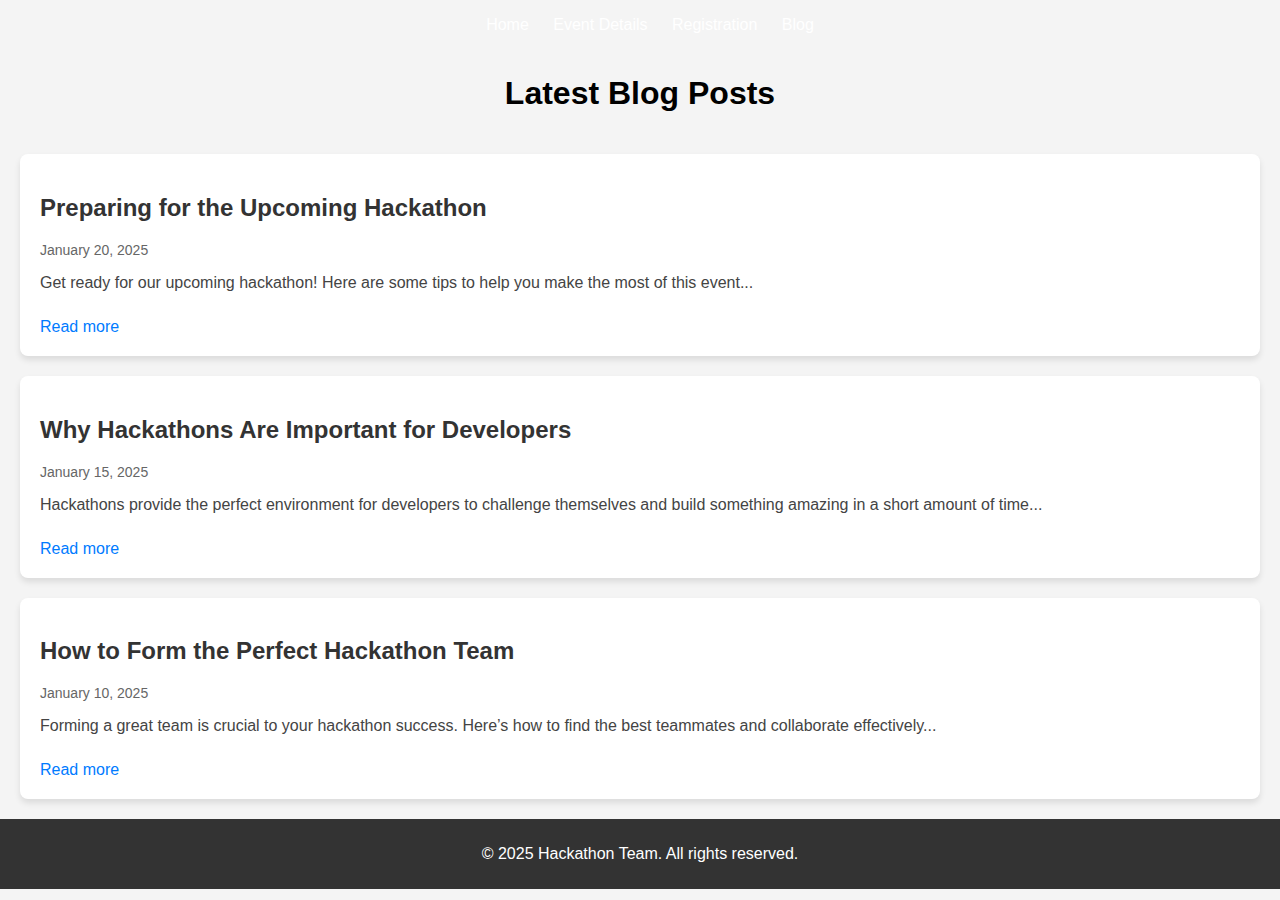
<file: blog.html>
<!DOCTYPE html>
<html lang="en">
<head>
    <meta charset="UTF-8">
    <meta name="viewport" content="width=device-width, initial-scale=1.0">
    <title>Hackathon Blog</title>
    <link rel="stylesheet" href="blog.css">
</head>
<body>
    <header>
        <nav>
            <ul>
                <li><a href="#overview">Home</a></li>
                <li><a href="#event-details">Event Details</a></li>
                <li><a href="#registration">Registration</a></li>
                <li><a href="#blog">Blog</a></li>
            </ul>
        </nav>
    </header>

    <main>
        <section id="blog">
            <h1>Latest Blog Posts</h1>
            <article class="blog-post">
                <h2>Preparing for the Upcoming Hackathon</h2>
                <p class="date">January 20, 2025</p>
                <p class="content">Get ready for our upcoming hackathon! Here are some tips to help you make the most of this event...</p>
                <a href="events.html" class="read-more">Read more</a>
            </article>

            <article class="blog-post">
                <h2>Why Hackathons Are Important for Developers</h2>
                <p class="date">January 15, 2025</p>
                <p class="content">Hackathons provide the perfect environment for developers to challenge themselves and build something amazing in a short amount of time...</p>
                <a href="post2.html" class="read-more">Read more</a>
            </article>

            <article class="blog-post">
                <h2>How to Form the Perfect Hackathon Team</h2>
                <p class="date">January 10, 2025</p>
                <p class="content">Forming a great team is crucial to your hackathon success. Here’s how to find the best teammates and collaborate effectively...</p>
                <a href="" class="read-more">Read more</a>
            </article>
        </section>
    </main>

    <footer>
        <p>&copy; 2025 Hackathon Team. All rights reserved.</p>
    </footer>

</body>
</html>
</file>
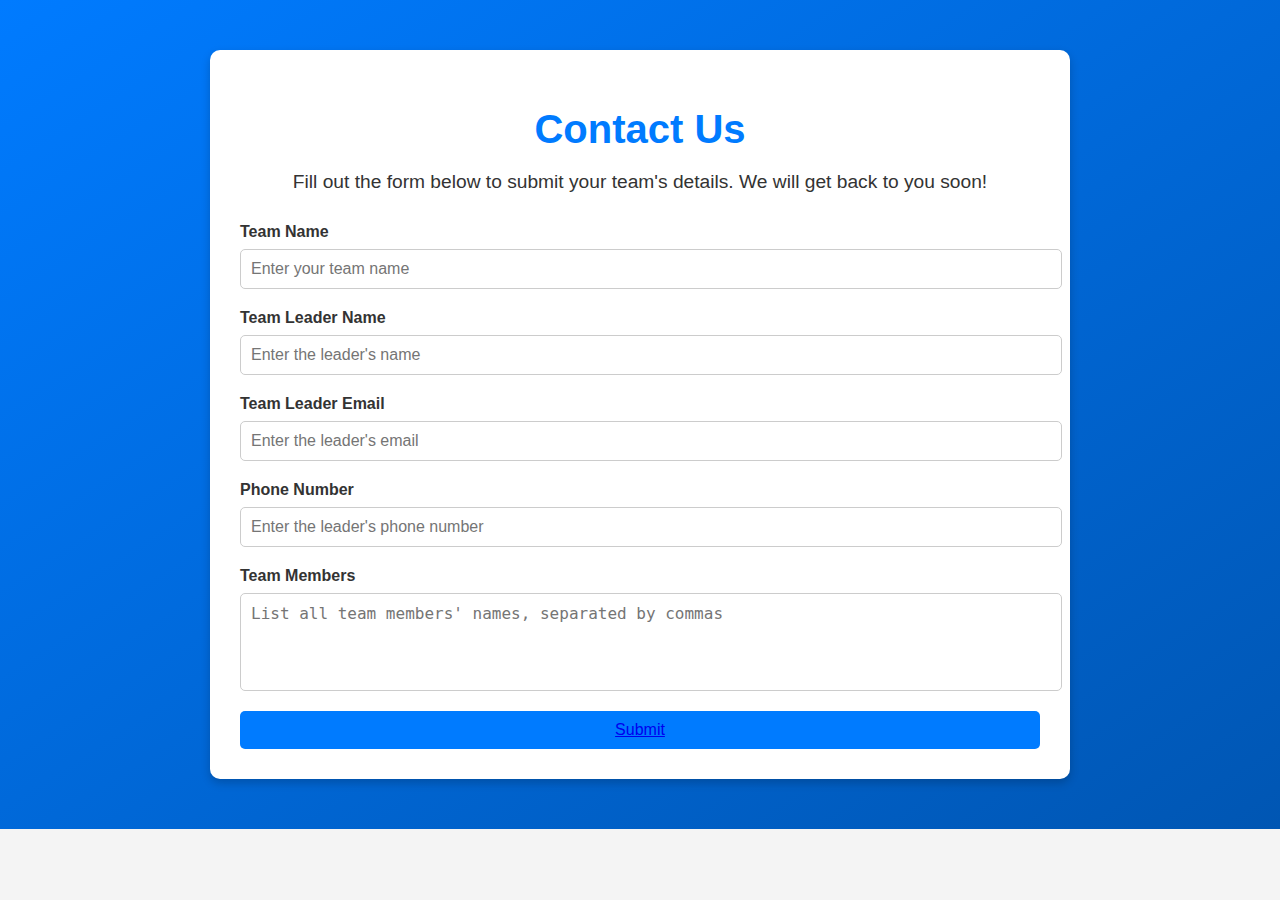
<file: contact.html>
<!DOCTYPE html>
<html lang="en">
<head>
  <meta charset="UTF-8">
  <meta name="viewport" content="width=device-width, initial-scale=1.0">
  <title>Contact Us</title>
  <link rel="stylesheet" href="contact.css">
</head>
<body>
  <section class="contact-section">
    <div class="container">
      <h1 class="title">Contact Us</h1>
      <p class="description">Fill out the form below to submit your team's details. We will get back to you soon!</p>
      <form class="contact-form">
        <div class="form-group">
          <label for="team-name">Team Name</label>
          <input type="text" id="team-name" name="team-name" placeholder="Enter your team name" required>
        </div>
        <div class="form-group">
          <label for="leader-name">Team Leader Name</label>
          <input type="text" id="leader-name" name="leader-name" placeholder="Enter the leader's name" required>
        </div>
        <div class="form-group">
          <label for="email">Team Leader Email</label>
          <input type="email" id="email" name="email" placeholder="Enter the leader's email" required>
        </div>
        <div class="form-group">
          <label for="phone">Phone Number</label>
          <input type="tel" id="phone" name="phone" placeholder="Enter the leader's phone number" required>
        </div>
        <div class="form-group">
          <label for="members">Team Members</label>
          <textarea id="members" name="members" rows="4" placeholder="List all team members' names, separated by commas" required></textarea>
        </div>
        <button type="submit" class="btn-submit"><a href="support.html">Submit</a> </button>
      </form>
    </div>
  </section>
</body>
</html>
</file>
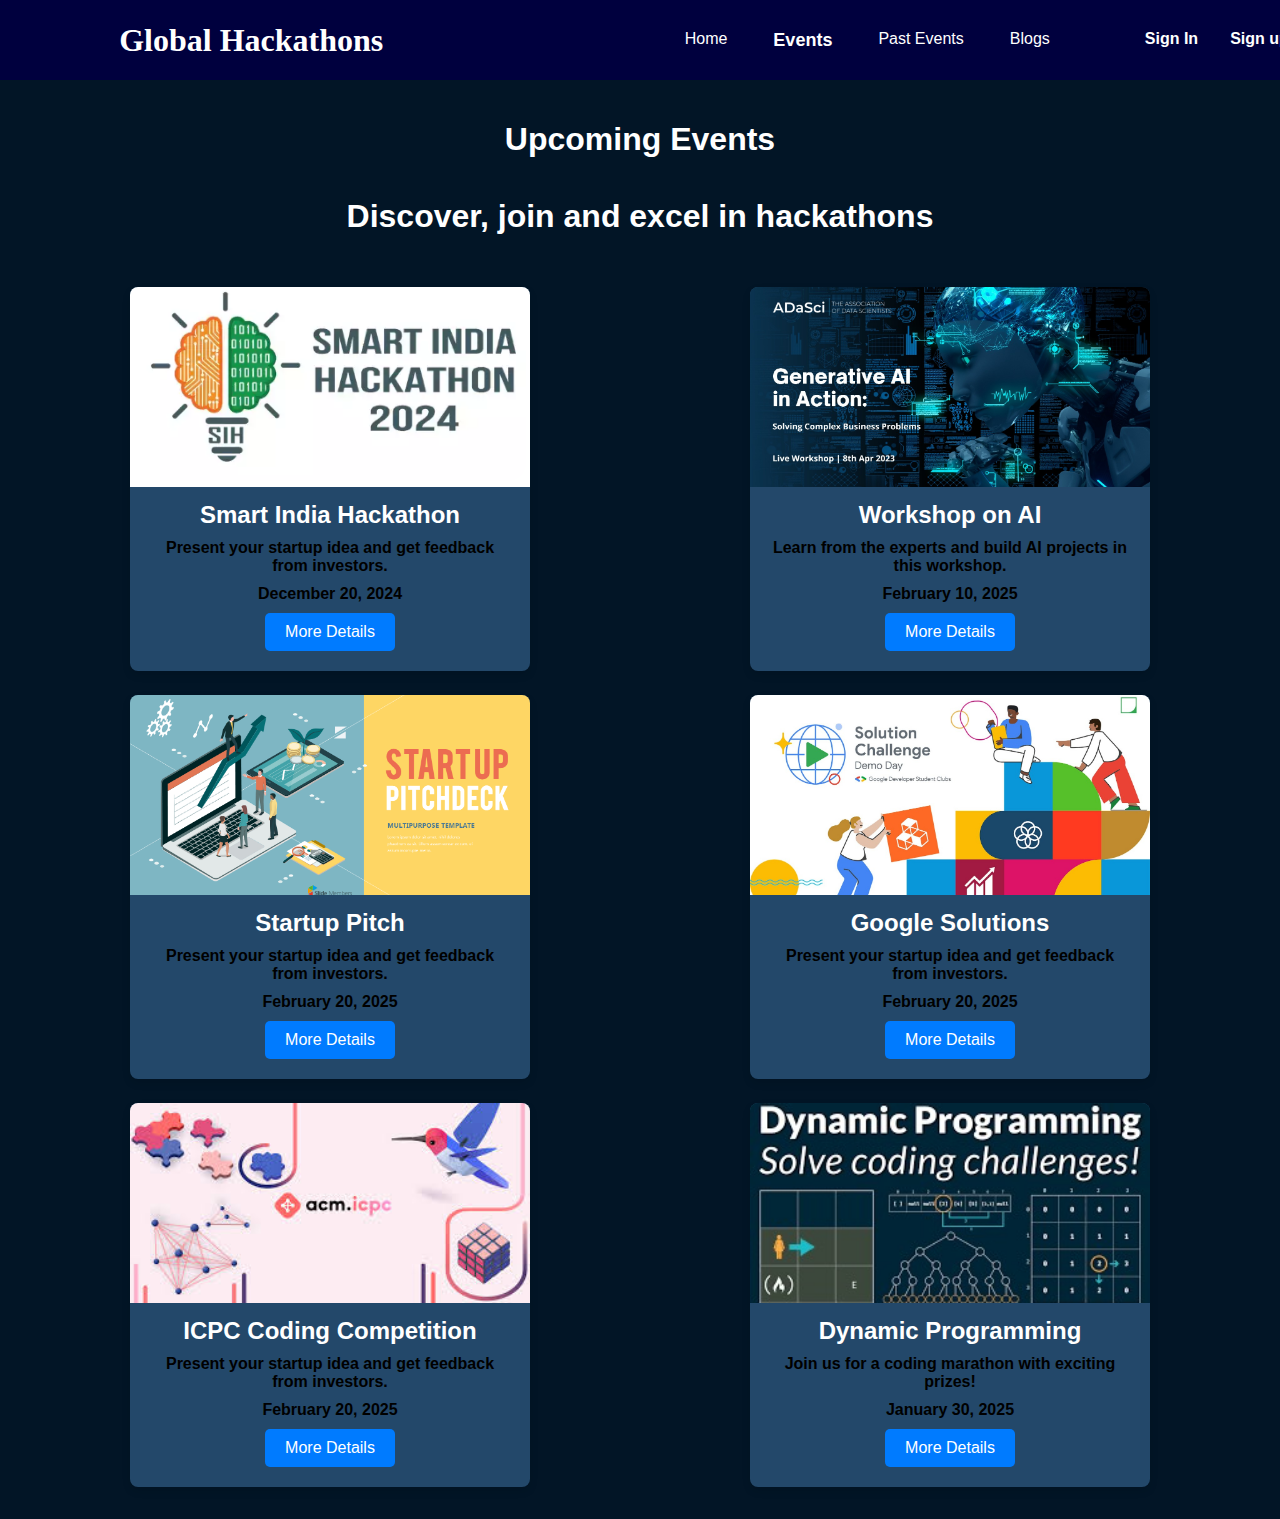
<file: events.html>
<!DOCTYPE html>
<html lang="en">
<head>
    <meta charset="UTF-8">
    <meta name="viewport" content="width=device-width, initial-scale=1.0">
    <title>Events - HackHub</title>
    <link rel="stylesheet" href="events.css">
</head>
<body>
    <header>
        <nav>
            <div
            class="left"
            style="
              font-family:  'sans-serif';
              font-size: 2rem;
              font-weight: 700;
            "
          >
            Global Hackathons
          </div>
          <div class="right">
            <ul id="menu">
              <li><a href="index.html">Home</a></li>
              <li><a href="#" class="events"><b>Events</b></a></li>
              <li><a href="pastevents.html">Past Events</a></li>
              <li><a href="blog.html">Blogs</a></li>
           
            <ul id="signup">
              <b class="signin"><a href="signin.html">Sign In</a></b>
              <b class="signup"><a href="signup.html">Sign up</a></b>
          </ul>
        </ul>
          </div>
        </nav>
      </header>
    <div class="back">
        <section class="events-section" id="events">
            <h1>Upcoming Events</h1>
            <h3>Discover, join and excel in hackathons</h3>
            <div class="Back">
                <div class="events-container">
                    <div class="event-card">
                        <img src="SIH12.png" alt="Event 4">
                        <h3> Smart India Hackathon</h3>
                      <b>  <p>Present your startup idea and get feedback from investors.</p></b>
                        <span class="date">December 20, 2024</span>
                        <button class="more-details-btn">More Details</button>
                    </div>

                    <div class="event-card">
                        <img src="genai.jpeg" alt="Event 2">
                        <h3> Workshop on AI</h3>
                       <b> <p>Learn from the experts and build AI projects in this workshop.</p></b>
                        <span class="date">February 10, 2025</span>
                        <button class="more-details-btn">More Details</button>
                    </div>

                    <div class="event-card">
                        <img src="startup.jpeg" alt="Event 3">
                        <h3> Startup Pitch</h3>
                        <b><p>Present your startup idea and get feedback from investors.</p></b>
                        <span class="date">February 20, 2025</span>
                        <button class="more-details-btn">More Details</button>
                    </div>
                    <div class="event-card">
                        <img src="gGDg.jpeg" alt="Event 4">
                        <h3> Google Solutions</h3>
                       <b> <p>Present your startup idea and get feedback from investors.</p></b>
                        <span class="date">February 20, 2025</span>
                        <button class="more-details-btn">More Details</button>
                    </div>
                    <div class="event-card">
                        <img src="icpc.jpeg" alt="Event 4">
                        <h3> ICPC Coding Competition</h3>
                       <b> <p>Present your startup idea and get feedback from investors.</p></b>
                        <span class="date">February 20, 2025</span>
                        <button class="more-details-btn">More Details</button>
                    </div>
                    <div class="event-card">
                        <img src="dynamic.jpeg" alt="Event 1">
                        <h3> Dynamic Programming</h3>
                       <b> <p>Join us for a coding marathon with exciting prizes!</p></b>
                        <span class="date">January 30, 2025</span>
                        <button class="more-details-btn">More Details</button>

                    </div>
                </div>
            </div>
        </section>
    </div>
</body>
</html>
</file>
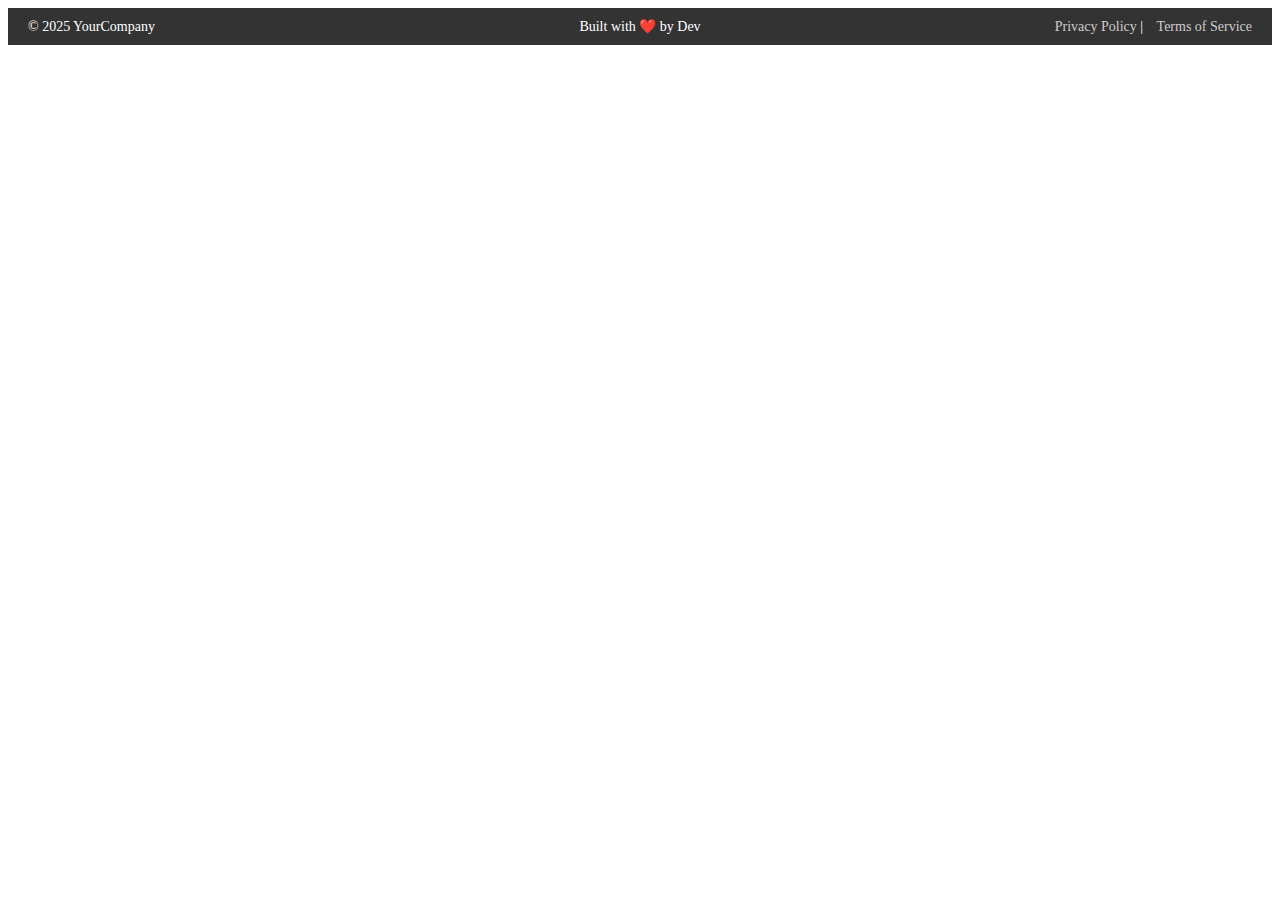
<file: footer.html>
<!DOCTYPE html>
<html lang="en">
<head>
   <meta charset="UTF-8">
   <meta name="viewport" content="width=device-width, initial-scale=1.0">
   <title>FOOTER</title>
   <link rel="stylesheet" href="footer.css">
</head>
<body>
   <footer class="footer">
       <div class="footer-section left">© 2025 YourCompany</div>
       <div class="footer-section center">Built with ❤️ by Dev</div>
       <div class="footer-section right">
         <a href="#">Privacy Policy</a> | <a href="#">Terms of Service</a>
       </div>
     </footer>
     
</body>
</html>
</file>
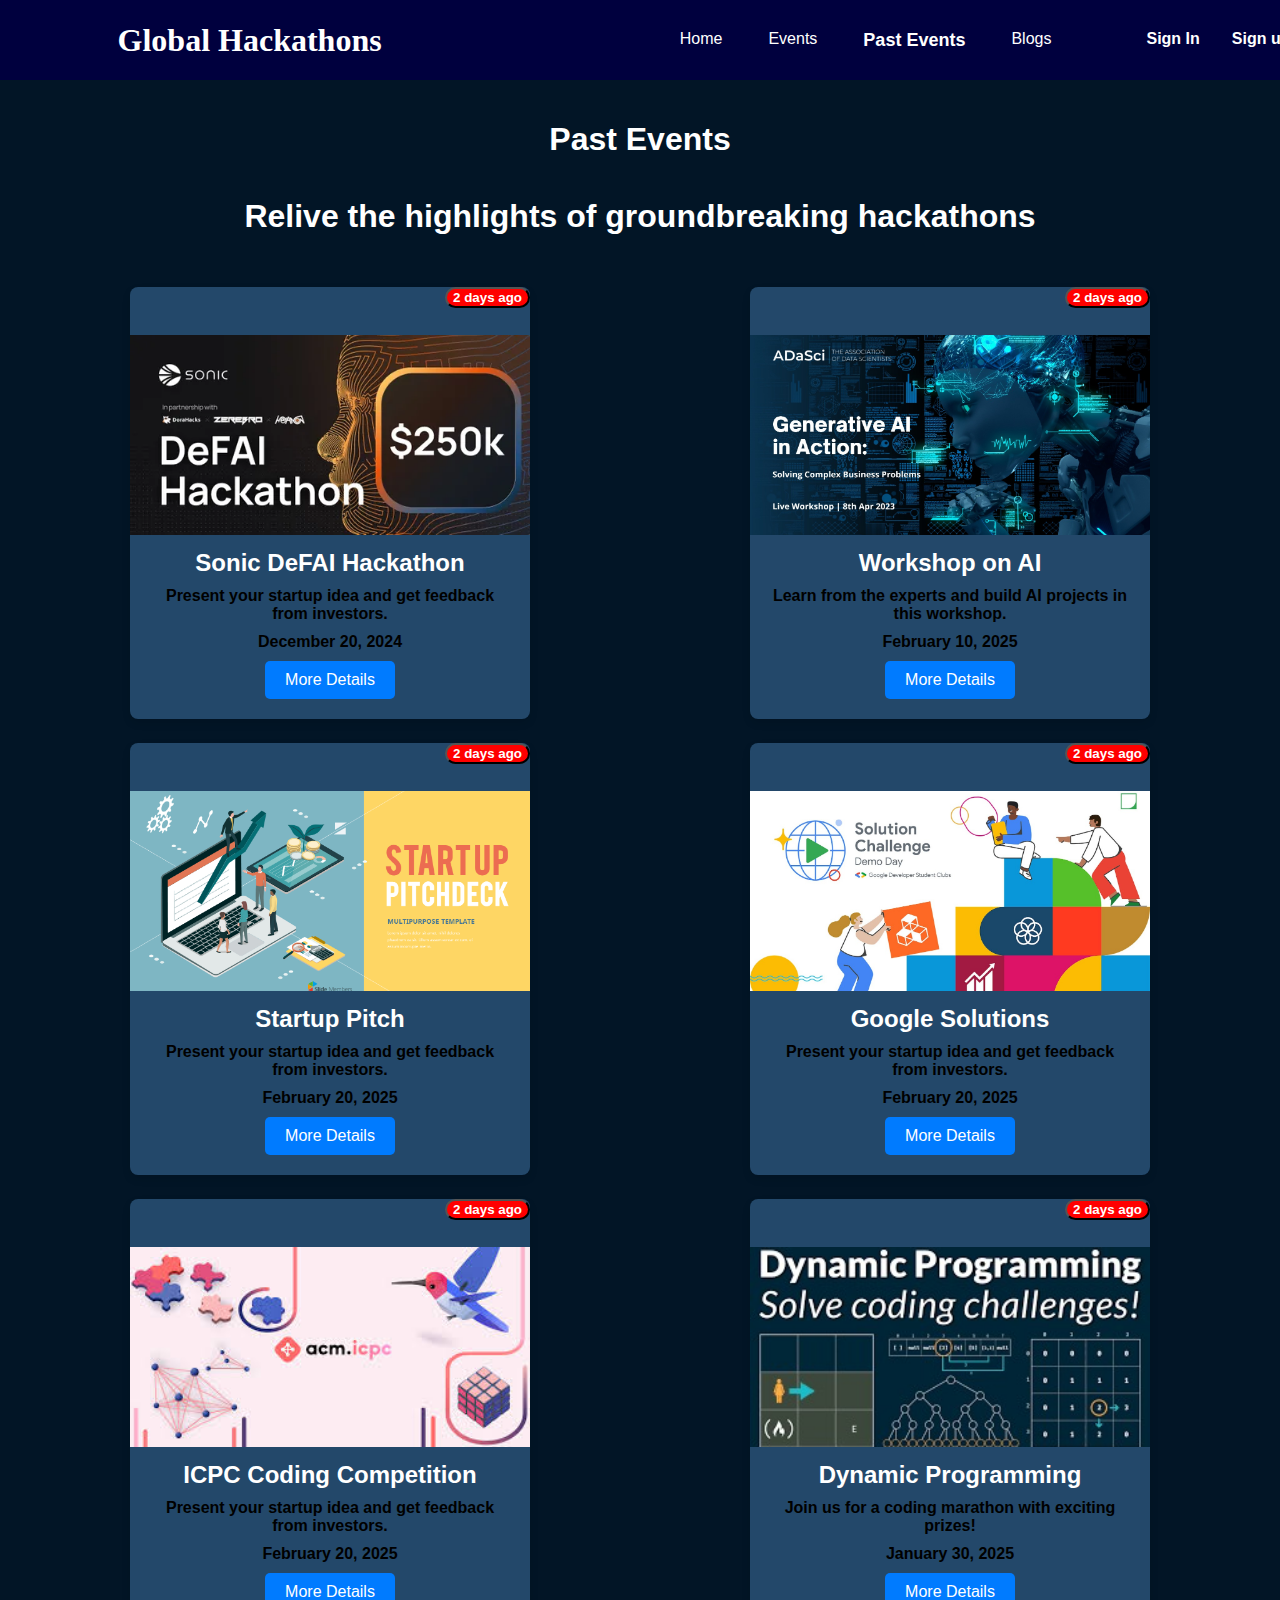
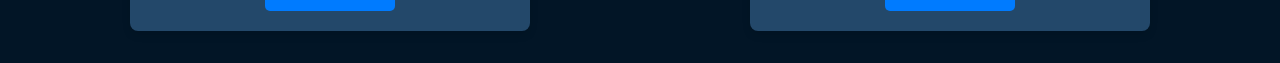
<file: pastevents.html>
<!DOCTYPE html>
<html lang="en">
<head>
    <meta charset="UTF-8">
    <meta name="viewport" content="width=device-width, initial-scale=1.0">
    <title>Past Events - HackHub</title>
    <link rel="stylesheet" href="pastevents.css">
</head>
<body>
    <header>
        <nav>
            <div
            class="left"
            style="
              font-family:  'sans-serif';
              font-size: 2rem;
              font-weight: 700;
            "
          >
            Global Hackathons
          </div>
          <div class="right">
            <ul id="menu">
              <li class="active"><a href="index.html">Home</a></li>
              <li><a href="events.html">Events</a></li>
              <li><a href="#" class="pastevents"><b>Past Events</b></a></li>
              <li><a href="blog.html">Blogs</a></li>
            </ul>
            <ul id="signup">
                <b class="signin"><a href="signin.html">Sign In</a></b>
                <b class="signup"><a href="signup.html">Sign up</a></b>
            </ul>
          </div>
        </nav>
      </header>
    <div class="back">
        <section class="events-section" id="events">
            <h1>Past Events</h1>
            <h3>Relive the highlights of groundbreaking hackathons</h3>
            <div class="Back">
                <div class="events-container">
                    <div class="event-card" id="event-card1">
                        <span class="button">
                            <button class="pastdate"><b>2 days ago</b></button>
                        </span>
                        <img src="soni defai.webp" alt="Event 4">
                        <h3>Sonic DeFAI Hackathon</h3>
                        <b><p>Present your startup idea and get feedback from investors.</p></b>
                        <span class="date">December 20, 2024</span>
                        <button class="more-details-btn">More Details</button>
                    </div>
                    

                    <div class="event-card" id="event-card2">
                        <span class="button">
                            <button class="pastdate"><b>2 days ago</b></button>
                        </span>
                        <img src="genai.jpeg" alt="Event 2">
                        <h3> Workshop on AI</h3>
                       <b> <p>Learn from the experts and build AI projects in this workshop.</p></b>
                        <span class="date">February 10, 2025</span>
                        <button class="more-details-btn">More Details</button>
                    </div>

                    <div class="event-card" id="event-card3">
                        <span class="button">
                            <button class="pastdate"><b>2 days ago</b></button>
                        </span>
                        <img src="startup.jpeg" alt="Event 3">
                        <h3> Startup Pitch</h3>
                        <b><p>Present your startup idea and get feedback from investors.</p></b>
                        <span class="date">February 20, 2025</span>
                        <button class="more-details-btn">More Details</button>
                    </div>
                    <div class="event-card" id="event-card4">
                        <span class="button">
                            <button class="pastdate"><b>2 days ago</b></button>
                        </span>
                        <img src="gGDg.jpeg" alt="Event 4">
                        <h3> Google Solutions</h3>
                       <b> <p>Present your startup idea and get feedback from investors.</p></b>
                        <span class="date">February 20, 2025</span>
                        <button class="more-details-btn">More Details</button>
                    </div>
                    <div class="event-card" id="event-card5">
                        <span class="button">
                            <button class="pastdate"><b>2 days ago</b></button>
                        </span>
                        <img src="icpc.jpeg" alt="Event 4">
                        <h3> ICPC Coding Competition</h3>
                       <b> <p>Present your startup idea and get feedback from investors.</p></b>
                        <span class="date">February 20, 2025</span>
                        <button class="more-details-btn">More Details</button>
                    </div>
                    <div class="event-card" id="event-card6">
                        <span class="button">
                            <button class="pastdate"><b>2 days ago</b></button>
                        </span>
                        <img src="dynamic.jpeg" alt="Event 1">
                        <h3> Dynamic Programming</h3>
                       <b> <p>Join us for a coding marathon with exciting prizes!</p></b>
                        <span class="date">January 30, 2025</span>
                        <button class="more-details-btn">More Details</button>

                    </div>
                </div>
            </div>
        </section>
    </div>

</body>
</html>
</file>
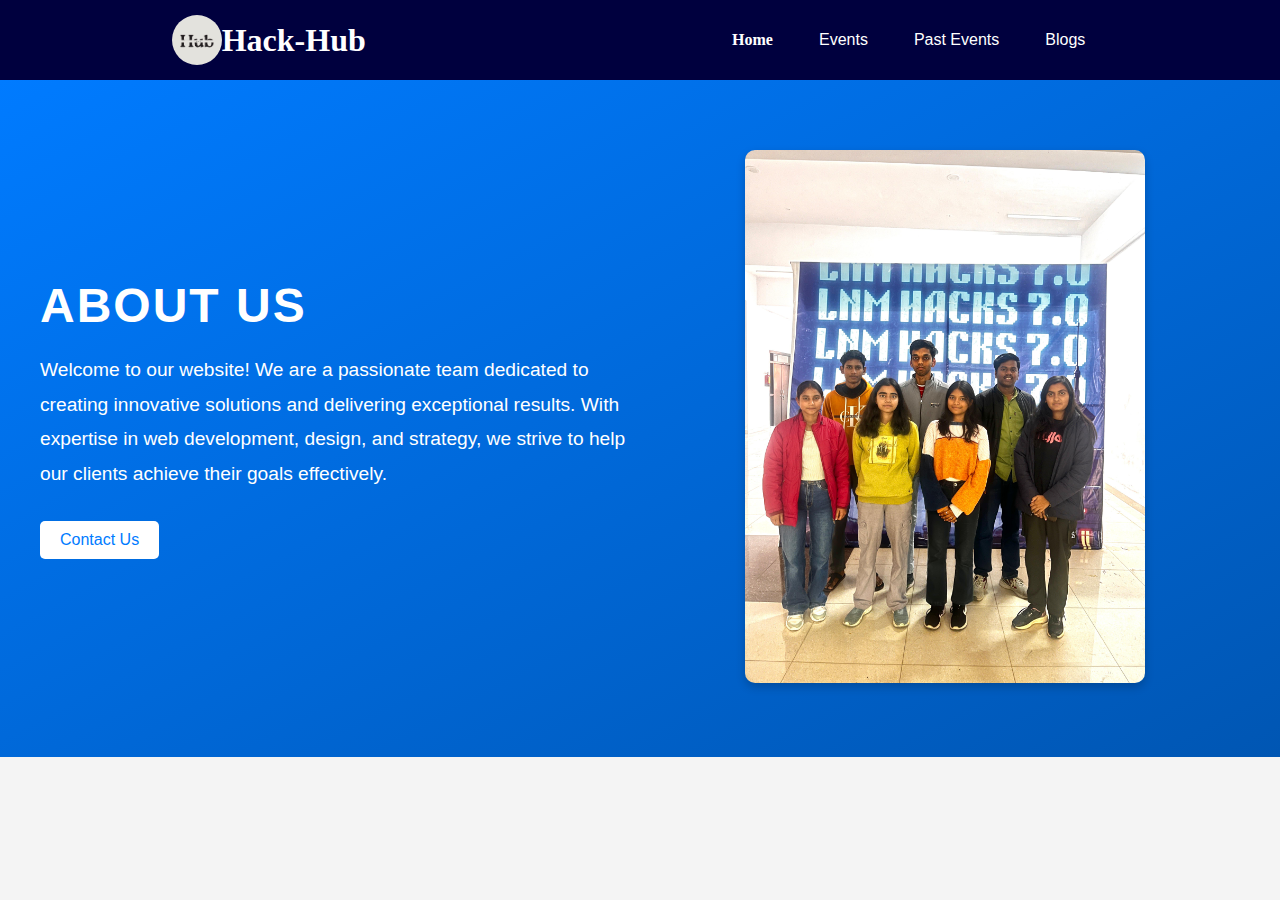
<file: support.html>
<!DOCTYPE html>
<html lang="en">
  <head>
    <meta charset="UTF-8" />
    <meta name="viewport" content="width=device-width, initial-scale=1.0" />
    <title>Support - HackHub</title>
    <link rel="stylesheet" href="support.css" />
  </head>
  <body>
    <header>
      <nav>
        <div
          class="left"
          style="
            font-family: 'Poppins', 'sans-serif';
            font-size: 2rem;
            font-weight: 700;
          "
        >
          <img src="teamlogo.jpg" alt="logo" id="teamlogo" />Hack-Hub
        </div>
        <div class="right">
          <ul id="menu">
            <li>
              <a
                href="index.html"
                class="overview"
                style="font-family: 'Poppins', 'sans-serif'; font-size: 1rem"
                ><b>Home</b></a
              >
            </li>
            <li><a href="events.html">Events</a></li>
            <li><a href="pastevents.html">Past Events</a></li>
            <li><a href="blog.html">Blogs</a></li>
          </ul>
        </div>
      </nav>
    </header>
    <section class="about-section">
        <div class="container">
          <div class="about-content">
            <h1 class="title">About Us</h1>
            <p class="description">
              Welcome to our website! We are a passionate team dedicated to creating innovative solutions and delivering exceptional results. 
              With expertise in web development, design, and strategy, we strive to help our clients achieve their goals effectively.
            </p>
            <a href="contact.html" class="btn-primary">Contact Us</a>
          </div>
          <div class="about-image">
            <img  src="TeamImage.jpg" alt="About Us">
          </div>
        </div>
      </section>
  </body>
</html>
</file>
<file: blog.css>
/* styles.css */
body {
    font-family: Arial, sans-serif;
    margin: 0;
    padding: 0;
    background-color: #f4f4f4;
}

nav ul {
    list-style-type: none;
    text-align: center;
}

nav ul li {
    display: inline;
    margin-right: 20px;
}

nav ul li a {
    color: white;
    text-decoration: none;
}

h1 {
    text-align: center;
    padding: 20px 0;
}
    
.blog-post {
    background-color: white;
    padding: 20px;
    margin: 20px;
    border-radius: 8px;
    box-shadow: 0 4px 6px rgba(0, 0, 0, 0.1);
}

.blog-post h2 {
    font-size: 24px;
    color: #333;
}

.blog-post .date {
    font-size: 14px;
    color: #666;
}

.blog-post .content {
    font-size: 16px;
    color: #444;
}

.read-more {
    display: inline-block;
    margin-top: 10px;
    color: #007bff;
    text-decoration: none;
}

.read-more:hover {
    text-decoration: underline;
}

footer {
    background-color: #333;
    color: white;
    text-align: center;
    padding: 10px 0;
}
</file>
<file: contact.css>
/* Global Styles */
body {
    font-family: 'Arial', sans-serif;
    margin: 0;
    padding: 0;
    box-sizing: border-box;
    background-color: #f4f4f4;
  }
  
  /* Contact Section */
  .contact-section {
    background: linear-gradient(to bottom right, #007bff, #0056b3);
    color: white;
    padding: 50px 20px;
    text-align: center;
  }
  
  .container {
    max-width: 800px;
    margin: 0 auto;
    background: white;
    border-radius: 10px;
    padding: 30px;
    box-shadow: 0 4px 10px rgba(0, 0, 0, 0.2);
    color: #333;
  }
  
  .title {
    font-size: 2.5rem;
    margin-bottom: 10px;
    color: #007bff;
  }
  
  .description {
    font-size: 1.2rem;
    margin-bottom: 30px;
  }
  
  /* Form Styling */
  .contact-form {
    display: flex;
    flex-direction: column;
    gap: 20px;
  }
  
  .form-group {
    display: flex;
    flex-direction: column;
    text-align: left;
  }
  
  label {
    font-weight: bold;
    margin-bottom: 8px;
    font-size: 1rem;
  }
  
  input,
  textarea {
    padding: 10px;
    font-size: 1rem;
    border: 1px solid #ccc;
    border-radius: 5px;
    width: 100%;
    outline: none;
    transition: border-color 0.3s ease-in-out;
  }
  
  input:focus,
  textarea:focus {
    border-color: #007bff;
  }
  
  textarea {
    resize: none;
  }
  
  .btn-submit {
    padding: 10px 20px;
    background-color: #007bff;
    color: white;
    border: none;
    border-radius: 5px;
    font-size: 1rem;
    cursor: pointer;
    transition: all 0.3s ease-in-out;
  }
  
  .btn-submit:hover {
    background-color: #0056b3;
    transform: scale(1.05);
  }
  
  /* Responsive Design */
  @media (max-width: 600px) {
    .title {
      font-size: 2rem;
    }
  
    .description {
      font-size: 1rem;
    }
  
    input,
    textarea {
      font-size: 0.9rem;
    }
  
    .btn-submit {
      font-size: 0.9rem;
    }
  }
</file>
<file: events.css>
body {
    font-family: Arial, sans-serif;
    margin: 0;
    padding: 0;
    background-color: #f4f4f9;
}

nav {
    display: flex;
    justify-content: space-around;
    align-items: center;
    height: 80px;
    background-color: rgb(0, 0, 62);
  }
  .left {
    color: white;
    font-size: 1.5rem;
    display: flex;
    justify-content: center;
    align-items: center;
  }
  .left img {
    width: 65px;
    height: 65px;
    border-radius: 45px;
    margin-top: 16px;
    margin-bottom: 13px;
  }
  nav ul {
    display: flex;
    justify-content: center;
  }
  nav ul li {
    list-style: none;
    margin: 0 23px;
    cursor: pointer;
  }
  nav ul li a {
    text-decoration: none;
    color: white;
  }
  /* nav ul li a:hover {
    color: rgb(173, 173, 194);
    font-size: 0.97rem;
  } */

h1 {
    text-align: center;
    margin-bottom: 40px ;
    font-size: 2rem;
    color: #333;
    color: white;
}

h3 {
    text-align: center;
    margin: 40px 0;
    font-size: 2rem;
    color: #333;
    color: white;
}

.back {
    background-color: #021526;
        
}
.events-section {
    padding: 20px;
}

.events-container {
    display: flex;
    justify-content: space-around;
    flex-wrap: wrap;
}

.event-card {
    background-color: #23486A;
    border-radius: 8px;
    box-shadow: 0 4px 8px rgba(0, 0, 0, 0.1);
    width: 400px;
    margin: 12px;
    overflow: hidden;
    text-align: center;
    transition: transform 0.3s ease;
}

.event-card img {
    width: 100%;
    height: 200px;
    object-fit: cover;
}

.event-card h3 {
    font-size: 1.5rem;
    margin: 10px 0;
}

.event-card p {
    font-size: 1rem;
    margin: 10px 20px;
    color: black;
}

.date {
    display: block;
    margin: 10px 0;
    font-weight: bold;
    color: black;
}

.more-details-btn {
    background-color: #007BFF;
    color: white;
    border: none;
    padding: 10px 20px;
    cursor: pointer;
    margin-bottom: 20px;
    font-size: 1rem;
    border-radius: 5px;
    transition: background-color 0.3s;
}

.more-details-btn:hover {
    background-color: #0056b3;
}

.event-card:hover {
    transform: scale(1.05);
}

.events{
    font-size: large;
}

#menu a {
    position: relative; /* Ensures that the pseudo-element positions correctly */
}

#menu a::after {
    content: "";
    position: absolute;
    bottom: -5px;
    left: 0;
    width: 100%;
    height: 2px;
    background-color: white;
    transform: scaleX(0);
    transform-origin: left;
    transition: transform 0.3s ease;
}

#menu a:hover::after {
    transform: scaleX(1); /* Display the underline on hover */
}

*mohit navbar*/
#signup a{
  color: white;
  text-decoration: none;
  /* border: 2px solid black; */
  /* margin-left: 13rem; */
}

#signup{
  margin-left: 2rem;
  margin-right: -8rem;
  
}

.signin{
  margin-right: 2rem;
}

#signup a{
    color: white;
    text-decoration: none;
}
</file>
<file: footer.css>
/* Footer styling */
 .footer {
    display: flex;
    justify-content: space-between; /* Aligns sections left, center, and right */
    align-items: center; /* Vertically aligns items */
    padding: 10px 20px;
    background-color: #333;
    color: white;
    font-size: 14px;
  }
  
  /* Footer sections */
  .footer-section {
    flex: 1; /* Ensures equal space distribution */
  }
  
  .footer-section.center {
    text-align: center; /* Centers the content */
  }
  
  .footer-section.right {
    text-align: right; /* Right-aligns the content */
  }
  
  /* Links in the footer */
  .footer-section.right a {
    color: #ccc;
    text-decoration: none;
    margin-left: 10px;
  }
  
  .footer-section.right a:hover {
    color: #fff;
    text-decoration: underline;
  }
</file>
<file: pastevents.css>
body {
    font-family: Arial, sans-serif;
    margin: 0;
    padding: 0;
    background-color: #f4f4f9;
}

nav {
    display: flex;
    justify-content: space-around;
    align-items: center;
    height: 80px;
    background-color: rgb(0, 0, 62);
  }
  .left {
    color: white;
    font-size: 1.5rem;
  }
  nav ul {
    display: flex;
    justify-content: center;
  }
  nav ul li {
    list-style: none;
    margin: 0 23px;
    cursor: pointer;
  }
  nav ul li a {
    text-decoration: none;
    color: white;
  }
  /* nav ul li a:hover {
    color: rgb(173, 173, 194);
    font-size: 0.97rem;
  } */

h1 {
    text-align: center;
    margin-bottom: 40px ;
    font-size: 2rem;
    color: #333;
    color: white;
}

h3 {
    text-align: center;
    margin: 40px 0;
    font-size: 2rem;
    color: #333;
    color: white;
}

.back {
    background-color: #021526;
        
}
.events-section {
    padding: 20px;
}

.events-container {
    display: flex;
    justify-content: space-around;
    flex-wrap: wrap;
}

.event-card {
    background-color: #23486A;
    border-radius: 8px;
    box-shadow: 0 4px 8px rgba(0, 0, 0, 0.1);
    width: 400px;
    margin: 12px;
    overflow: hidden;
    text-align: center;
    transition: transform 0.3s ease;
}

.button {
    display: flex;
    justify-content: flex-end;
    /* padding: 10px; */
}

.pastdate{
    border-radius: 1rem;
    color: white;
    background-color: red;
}

.event-card img{
    margin-top: 3vh;
}

.event-card img {
    width: 100%;
    height: 200px;
    object-fit: cover;
}

.event-card h3 {
    font-size: 1.5rem;
    margin: 10px 0;
}

.event-card p {
    font-size: 1rem;
    margin: 10px 20px;
    color: black;
}

.date {
    display: block;
    margin: 10px 0;
    font-weight: bold;
    color: black;
}

.more-details-btn {
    background-color: #007BFF;
    color: white;
    border: none;
    padding: 10px 20px;
    cursor: pointer;
    margin-bottom: 20px;
    font-size: 1rem;
    border-radius: 5px;
    transition: background-color 0.3s;
}

.more-details-btn:hover {
    background-color: #0056b3;
}

.event-card:hover {
    transform: scale(1.05);
}

.right{
    display: flex;
}

#signup a{
    color: white;
    text-decoration: none;
    /* border: 2px solid black; */
    /* margin-left: 13rem; */
}

#signup{
    margin-left: 2rem;
    margin-right: -8rem;
}

.signin{
    margin-right: 2rem;
}

#menu a {
    position: relative; /* Ensures that the pseudo-element positions correctly */
}

#menu a::after {
    content: "";
    position: absolute;
    bottom: -5px;
    left: 0;
    width: 100%;
    height: 2px;
    background-color: white;
    transform: scaleX(0);
    transform-origin: left;
    transition: transform 0.3s ease;
}

#menu a:hover::after {
    transform: scaleX(1); /* Display the underline on hover */
}


.pastevents{
    font-size: large;
}
.left img {
    width: 65px;
    height: 65px;
    border-radius: 45px;
    opacity: 80%;
    margin-top: 16px;
    margin-bottom: 30px;
}

.left {
    color: white;
    font-size: 1.5rem;
    display: flex;
    justify-content: center;
    align-items: center;
}
</file>
<file: support.css>
* {
    margin: 0;
    padding: 0;
  }
  body {
   
    color: white;
    font-family: "Poppins", sans-serif;
  }
  nav {
    display: flex;
    justify-content: space-around;
    align-items: center;
    height: 80px;
    background-color: rgb(0, 0, 62);
  }
  .left {
    color: white;
    font-size: 1.5rem;
    display: flex;
    justify-content: center;
    align-items: center;
  }
  nav ul {
    display: flex;
    justify-content: center;
  }
  nav ul li {
    list-style: none;
    margin: 0 23px;
    cursor: pointer;
  }
  nav ul li a {
    text-decoration: none;
    color: white;
  }
  nav ul li a:hover {
    color: rgb(173, 173, 194);
    font-size: 0.97rem;
  }
  #teamlogo{
    width: 50px;
    height: 50px;
    border-radius: 50%;
  }

  /* Global Styles */
body {
    font-family: 'Arial', sans-serif;
    margin: 0;
    padding: 0;
    box-sizing: border-box;
    background-color: #f4f4f4;
  }
  
  .container {
    max-width: 1200px;
    margin: 0 auto;
    padding: 20px;
    display: flex;
    align-items: center;
    justify-content: space-between;
    gap: 20px;
    flex-wrap: wrap;
  }
  
  /* About Section Styles */
  .about-section {
    padding: 50px 20px;
    background: linear-gradient(to bottom right, #007bff, #0056b3);
    color: #fff;
  }
  
  .about-content {
    flex: 1;
    max-width: 600px;
    animation: fadeIn 1.5s ease-in-out;
  }
  
  .title {
    font-size: 3rem;
    margin-bottom: 20px;
    text-transform: uppercase;
    letter-spacing: 2px;
  }
  
  .description {
    font-size: 1.2rem;
    line-height: 1.8;
    margin-bottom: 30px;
  }
  
  .btn-primary {
    display: inline-block;
    padding: 10px 20px;
    font-size: 1rem;
    text-decoration: none;
    color: #007bff;
    background-color: #fff;
    border-radius: 5px;
    transition: all 0.3s ease-in-out;
  }
  
  .btn-primary:hover {
    background-color: #0056b3;
    color: #fff;
    transform: scale(1.1);
  }
  
  /* About Image Styles */
  .about-image {
    flex: 1;
    text-align: center;
  }
  
  .about-image img {
    width: 100%;
    max-width: 400px;
    border-radius: 10px;
    box-shadow: 0 4px 10px rgba(0, 0, 0, 0.2);
    animation: slideIn 1.5s ease-in-out;
  }
  
  /* Animations */
  @keyframes fadeIn {
    from {
      opacity: 0;
      transform: translateY(20px);
    }
    to {
      opacity: 1;
      transform: translateY(0);
    }
  }
  
  @keyframes slideIn {
    from {
      opacity: 0;
      transform: translateX(-50px);
    }
    to {
      opacity: 1;
      transform: translateX(0);
    }
  }
  
  /* Responsive Design */
  @media (max-width: 768px) {
    .container {
      flex-direction: column;
      text-align: center;
    }
  
    .about-content {
      max-width: 100%;
    }
  
    .about-image img {
      max-width: 80%;
    }
  }
</file>
